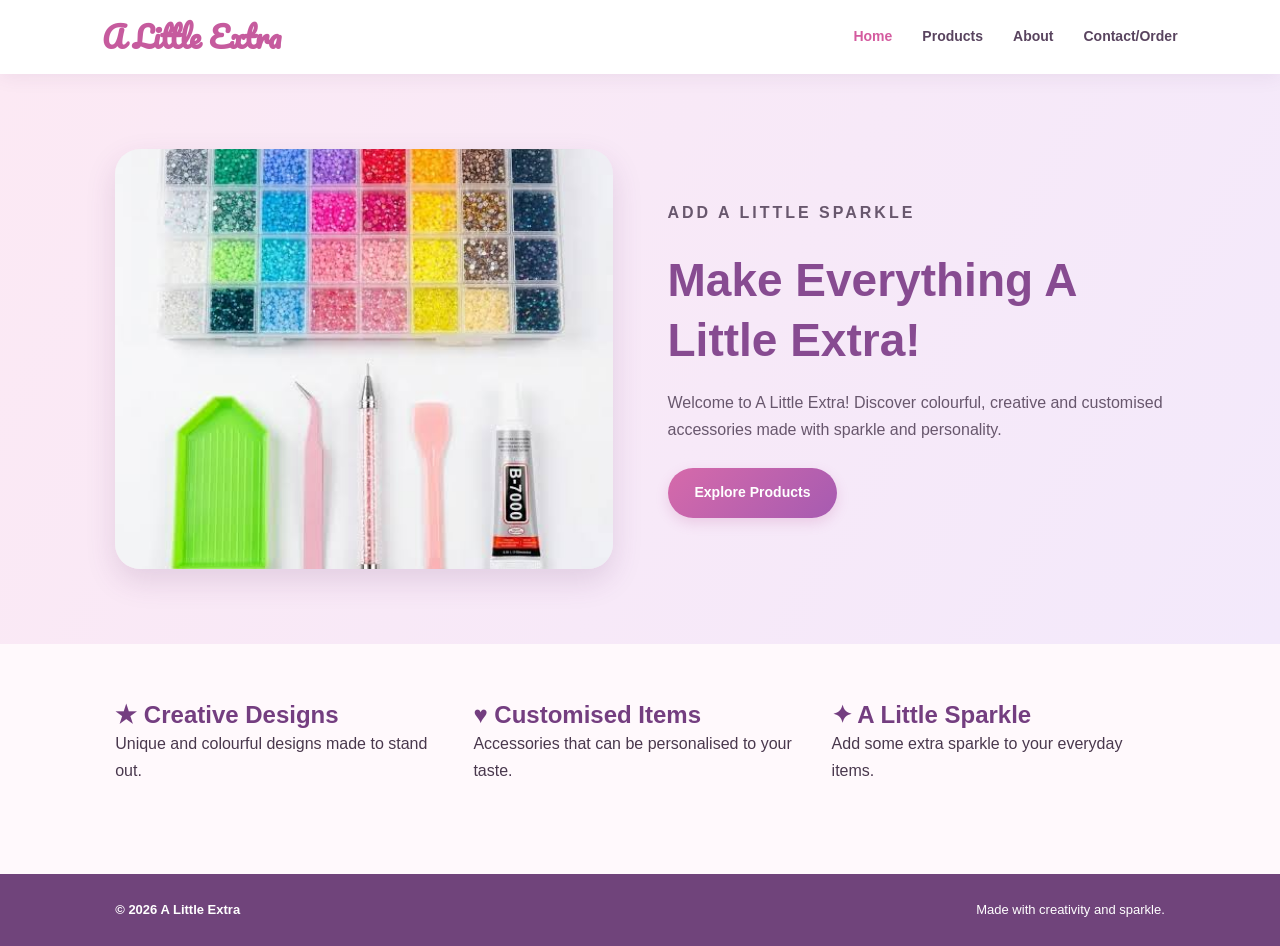
<file: index.html>
<!DOCTYPE html>
<html lang="en">
<head>
    <meta charset="UTF-8">
    <meta name="viewport" content="width=device-width, initial-scale=1.0">
    <title>A Little Extra | Home</title>
    <link rel="stylesheet" href="style.css">
    <link href="https://fonts.googleapis.com/css2?family=Pacifico&display=swap" rel="stylesheet">
</head>

<body>

<header>
    <h2 class="logo">A Little Extra</h2>

    <nav>
        <a href="index.html" class="active">Home</a>
        <a href="products.html">Products</a>
        <a href="about.html">About</a>
        <a href="contact.html">Contact/Order</a>
    </nav>
</header>

<main>
    <section class="hero">

        <img src="images 2/homepage.jpg" alt="Colourful bedazzled accessories">

        <div>
            <p class="eyebrow">ADD A LITTLE SPARKLE</p>
            <h1>Make Everything A Little Extra!</h1>
            <p>
                Welcome to A Little Extra! Discover colourful,
                creative and customised accessories made with
                sparkle and personality.
            </p>

            <a href="products.html" class="button">Explore Products</a>
        </div>

    </section>

    <section class="features">

        <div>
            <h2>★ Creative Designs</h2>
            <p>Unique and colourful designs made to stand out.</p>
        </div>

        <div>
            <h2>♥ Customised Items</h2>
            <p>Accessories that can be personalised to your taste.</p>
        </div>

        <div>
            <h2>✦ A Little Sparkle</h2>
            <p>Add some extra sparkle to your everyday items.</p>
        </div>

    </section>
</main>

<footer>
    <p>© 2026 A Little Extra</p>
    <p>Made with creativity and sparkle.</p>
</footer>

</body>
</html>
</file>
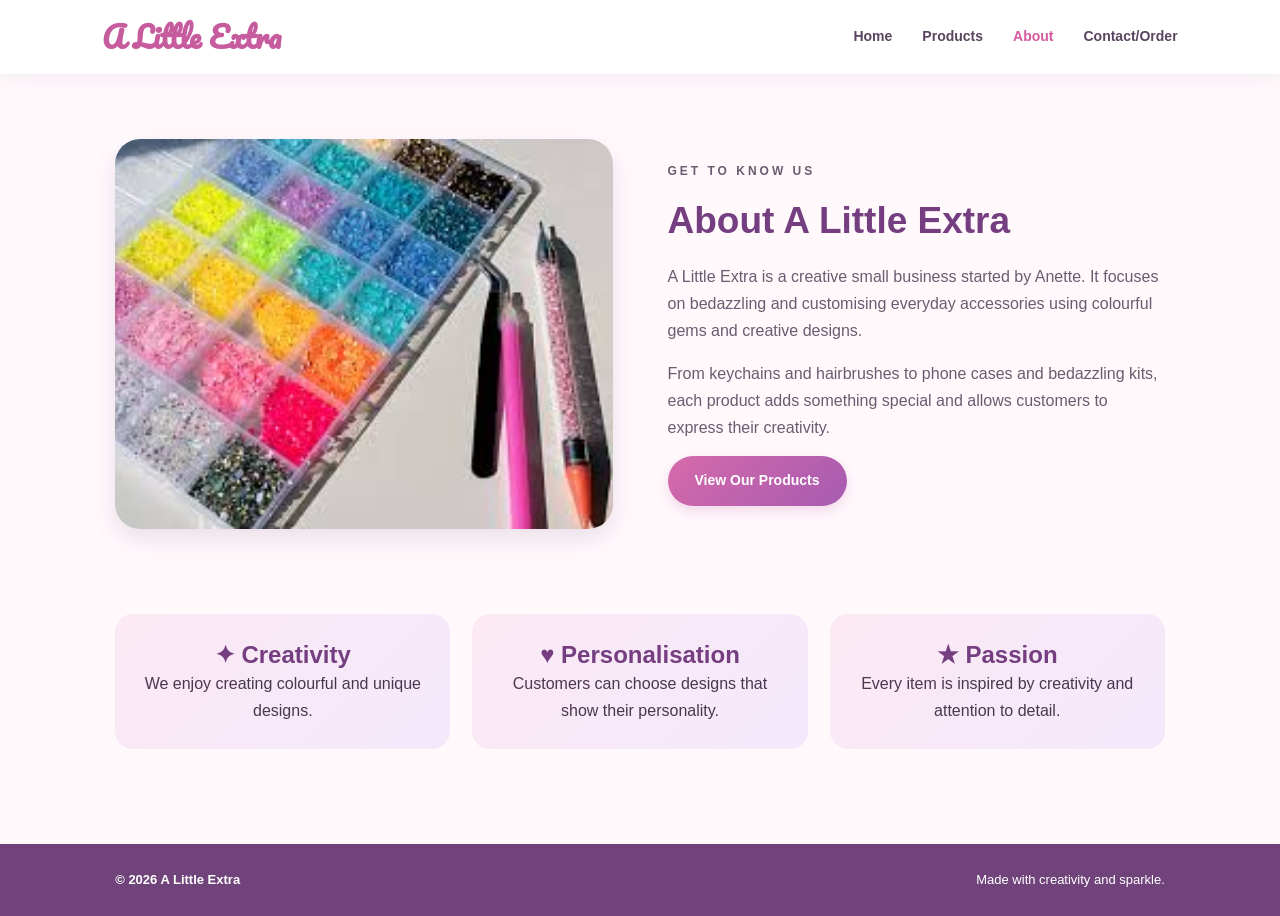
<file: about.html>
<!DOCTYPE html>
<html lang="en">
<head>
    <meta charset="UTF-8">
    <meta name="viewport" content="width=device-width, initial-scale=1.0">
    <title>A Little Extra | About</title>
    <link rel="stylesheet" href="style.css">
    <link href="https://fonts.googleapis.com/css2?family=Pacifico&display=swap" rel="stylesheet">
</head>

<body>

<header>
    <h2 class="logo">A Little Extra</h2>

    <nav>
        <a href="index.html">Home</a>
        <a href="products.html">Products</a>
        <a href="about.html" class="active">About</a>
        <a href="contact.html">Contact/Order</a>
    </nav>
</header>

<main>

    <section class="about">

        <img src="images 2/aboutpage.jpg" alt="A Little Extra creative accessories">

        <div>
            <p class="eyebrow">GET TO KNOW US</p>
            <h1>About A Little Extra</h1>

            <p>
                A Little Extra is a creative small business started
                by Anette. It focuses on bedazzling and customising
                everyday accessories using colourful gems and
                creative designs.
            </p>

            <p>
                From keychains and hairbrushes to phone cases and
                bedazzling kits, each product adds something special
                and allows customers to express their creativity.
            </p>

            <a href="products.html" class="button">View Our Products</a>
        </div>

    </section>

    <section class="about-features">

        <div>
            <h2>✦ Creativity</h2>
            <p>We enjoy creating colourful and unique designs.</p>
        </div>

        <div>
            <h2>♥ Personalisation</h2>
            <p>Customers can choose designs that show their personality.</p>
        </div>

        <div>
            <h2>★ Passion</h2>
            <p>Every item is inspired by creativity and attention to detail.</p>
        </div>

    </section>

</main>

<footer>
    <p>© 2026 A Little Extra</p>
    <p>Made with creativity and sparkle.</p>
</footer>

</body>
</html>
</file>
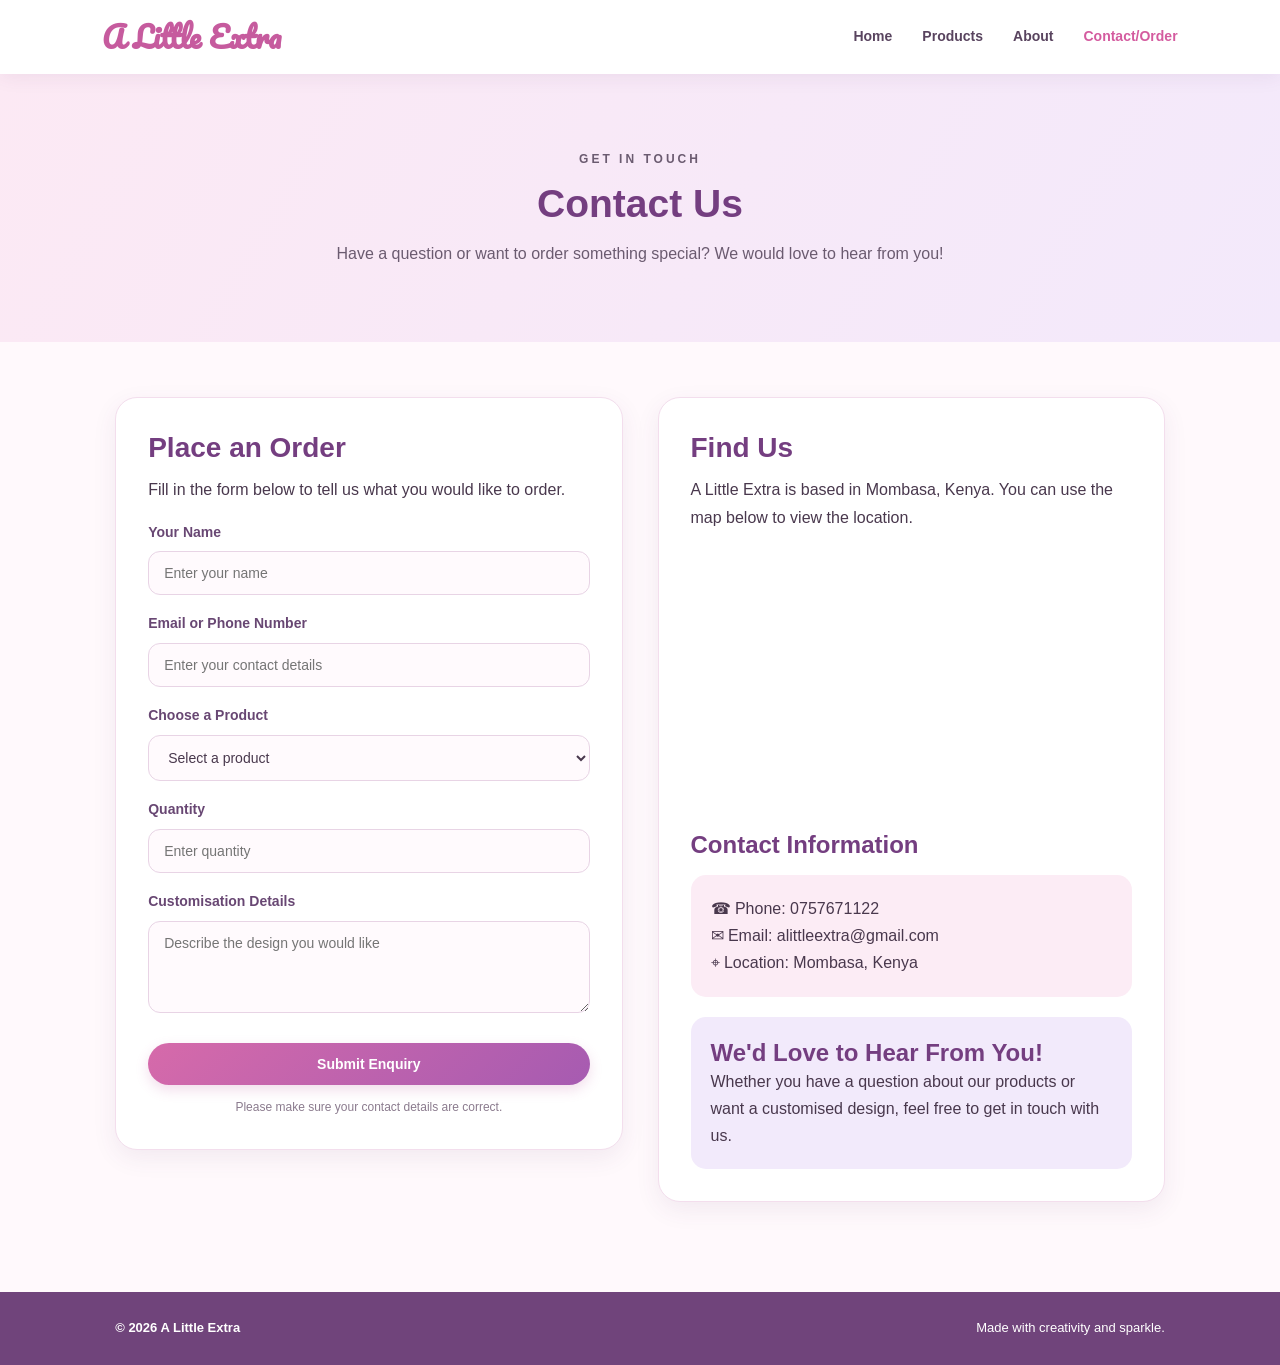
<file: contact.html>
<!DOCTYPE html>
<html lang="en">

<head>
    <meta charset="UTF-8">
    <meta name="viewport" content="width=device-width, initial-scale=1.0">

    <title>A Little Extra | Contact and Order</title>

    <link rel="stylesheet" href="style.css">

    <link href="https://fonts.googleapis.com/css2?family=Pacifico&display=swap" rel="stylesheet">
</head>

<body>

    

    <header>

        <h2 class="logo">A Little Extra</h2>

        <nav>
            <a href="index.html">Home</a>
            <a href="products.html">Products</a>
            <a href="about.html">About</a>
            <a href="contact.html" class="active">Contact/Order</a>
        </nav>

    </header>



    <main>

        <section class="page-heading section">

            <p class="eyebrow">GET IN TOUCH</p>

            <h1>Contact Us</h1>

            <p>
                Have a question or want to order something special?
                We would love to hear from you!
            </p>

        </section>


        <section class="contact">

            

            <div class="contact-form">

                <h1>Place an Order</h1>

                <p>
                    Fill in the form below to tell us what
                    you would like to order.
                </p>

                <form action="#" method="post">

                    <label for="name">Your Name</label>

                    <input
                        type="text"
                        id="name"
                        name="name"
                        placeholder="Enter your name"
                        required
                    >


                    <label for="contact">Email or Phone Number</label>

                    <input
                        type="text"
                        id="contact"
                        name="contact"
                        placeholder="Enter your contact details"
                        required
                    >


                    <label for="product">Choose a Product</label>

                    <select id="product" name="product" required>

                        <option value="">Select a product</option>

                        <option>Bedazzling Kit</option>
                        <option>Custom Keychain</option>
                        <option>Bedazzled Hairbrush</option>
                        <option>Custom Phone Case</option>
                        <option>Mini Bedazzling Kit</option>
                        <option>Custom Accessory</option>

                    </select>


                    <label for="quantity">Quantity</label>

                    <input
                        type="number"
                        id="quantity"
                        name="quantity"
                        min="1"
                        placeholder="Enter quantity"
                        required
                    >


                    <label for="message">Customisation Details</label>

                    <textarea
                        id="message"
                        name="message"
                        placeholder="Describe the design you would like"
                        rows="4"
                    ></textarea>


                    <button type="submit" class="button">
                        Submit Enquiry
                    </button>

                    <p class="small">
                        Please make sure your contact details are correct.
                    </p>

                </form>

            </div>


            

            <div class="contact-info">

                <h1>Find Us</h1>

                <p>
                    A Little Extra is based in Mombasa, Kenya.
                    You can use the map below to view the location.
                </p>


                

                <iframe
                    src="https://www.google.com/maps?q=Mombasa,+Kenya&output=embed"
                    width="100%"
                    height="250"
                    style="border:0; border-radius:16px;"
                    allowfullscreen=""
                    loading="lazy">
                </iframe>


                

                <h2>Contact Information</h2>

                <div class="contact-details">

                    <p>☎ Phone: 0757671122</p>

                    <p>✉ Email: alittleextra@gmail.com</p>

                    <p>⌖ Location: Mombasa, Kenya</p>

                </div>


                <div class="contact-message">

                    <h2>We'd Love to Hear From You!</h2>

                    <p>
                        Whether you have a question about our products
                        or want a customised design, feel free to get
                        in touch with us.
                    </p>

                </div>

            </div>

        </section>

    </main>


    

    <footer>

        <p>© 2026 A Little Extra</p>

        <p>Made with creativity and sparkle.</p>

    </footer>

</body>

</html>
</file>
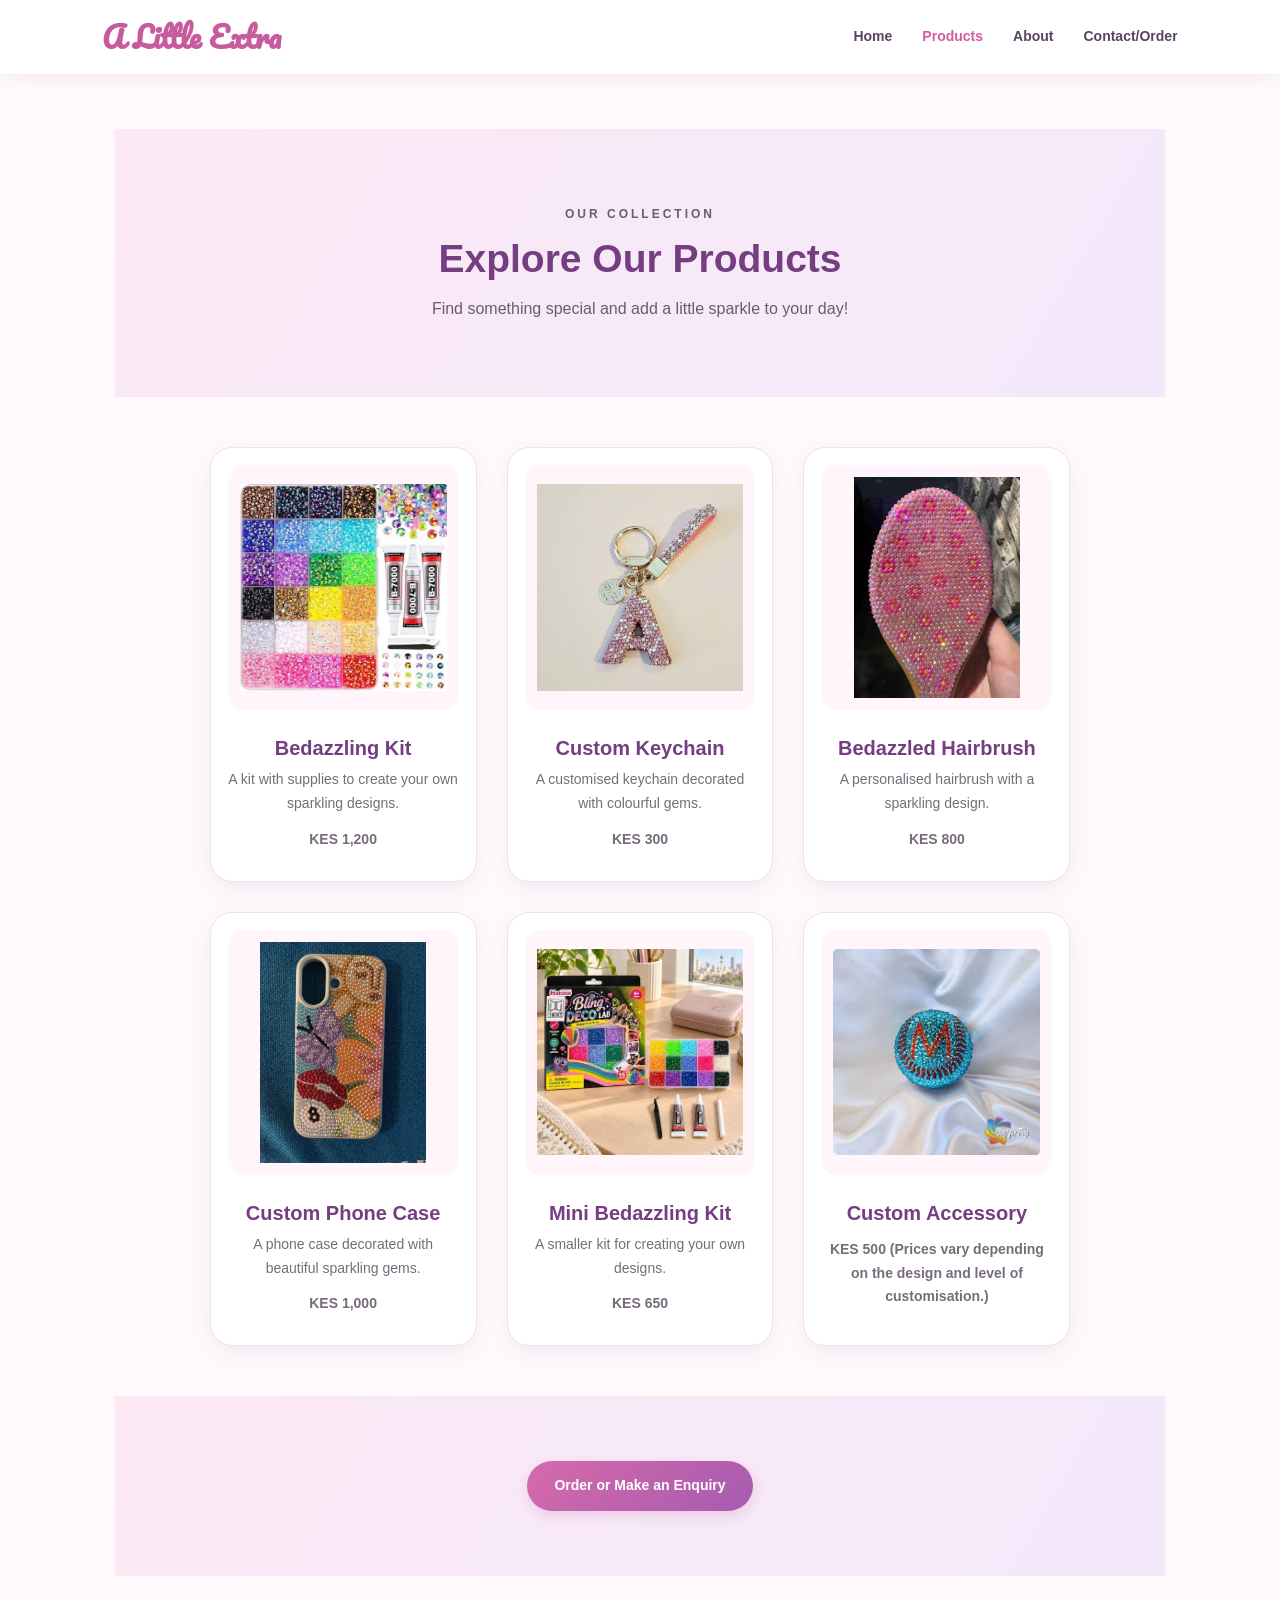
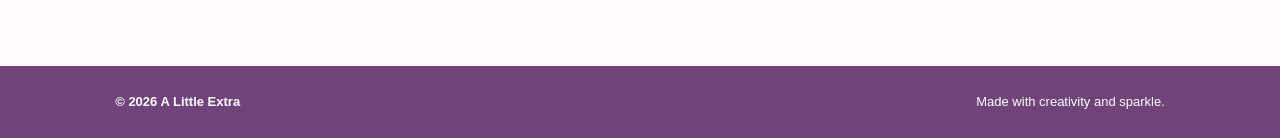
<file: products.html>
<!DOCTYPE html>
<html lang="en">
<head>
    <meta charset="UTF-8">
    <meta name="viewport" content="width=device-width, initial-scale=1.0">
    <title>A Little Extra | Products</title>
    <link rel="stylesheet" href="style.css">
    <link href="https://fonts.googleapis.com/css2?family=Pacifico&display=swap" rel="stylesheet">
</head>

<body>

<header>
    <h2 class="logo">A Little Extra</h2>

    <nav>
        <a href="index.html">Home</a>
        <a href="products.html" class="active">Products</a>
        <a href="about.html">About</a>
        <a href="contact.html">Contact/Order</a>
    </nav>
</header>

<main class="section">

    <div class="page-heading">
        <p class="eyebrow">OUR COLLECTION</p>
        <h1>Explore Our Products</h1>
        <p>Find something special and add a little sparkle to your day!</p>
    </div>

    <section class="product-grid">

        <div class="product-card">
            <img src="images 2/bedazzlingkit.jpg" alt="Bedazzling kit">
            <h2>Bedazzling Kit</h2>
            <p>A kit with supplies to create your own sparkling designs.</p>
            <p class="price">KES 1,200</p>
        </div>

        <div class="product-card">
            <img src="images 2/keychain.jpg" alt="Bedazzled keychain">
            <h2>Custom Keychain</h2>
            <p>A customised keychain decorated with colourful gems.</p>
            <p class="price">KES 300</p>
        </div>

        <div class="product-card">
            <img src="images 2/bedazzledhairbrush.jpg" alt="Bedazzled hairbrush">
            <h2>Bedazzled Hairbrush</h2>
            <p>A personalised hairbrush with a sparkling design.</p>
            <p class="price">KES 800</p>
        </div>

        <div class="product-card">
            <img src="images 2/bedazzledphonecase.jpg" alt="Bedazzled phone case">
            <h2>Custom Phone Case</h2>
            <p>A phone case decorated with beautiful sparkling gems.</p>
            <p class="price">KES 1,000</p>
        </div>

        <div class="product-card">
            <img src="images 2/minibedazzlingkit.jpg" alt="Mini bedazzling kit">
            <h2>Mini Bedazzling Kit</h2>
            <p>A smaller kit for creating your own designs.</p>
            <p class="price">KES 650</p>
        </div>

        <div class="product-card">
            <img src="images 2/customitem.jpg" alt="Custom bedazzled accessory">
            <h2>Custom Accessory</h2>
            <p class="price">KES 500
                (Prices vary depending on the design and level of customisation.)</p>

        </div>

    </section>

    <div class="page-heading">
        <a href="contact.html" class="button">Order or Make an Enquiry</a>
    </div>

</main>

<footer>
    <p>© 2026 A Little Extra</p>
    <p>Made with creativity and sparkle.</p>
</footer>

</body>
</html>
</file>
<file: style.css>
* {
    box-sizing: border-box;
    margin: 0;
    padding: 0;
}

html {
    scroll-behavior: smooth;
}

body {
    background-color: #fff9fc;
    color: #49384d;
    font-family: Arial, sans-serif;
    line-height: 1.7;
}

h1, h2, h3 {
    color: #743e80;
    line-height: 1.3;
}

img {
    max-width: 100%;
}



header {
    display: flex;
    justify-content: space-between;
    align-items: center;
    padding: 18px 8%;
    background-color: #ffffff;
    box-shadow: 0 3px 18px rgba(90, 45, 100, 0.08);
    position: relative;
    z-index: 10;
}

.logo {
    font-family: 'Pacifico', cursive;
    font-size: 29px;
    color: #c65b9e;
}

nav {
    display: flex;
    align-items: center;
    gap: 30px;
}

nav a {
    text-decoration: none;
    color: #59445f;
    font-size: 14px;
    font-weight: bold;
    transition: 0.3s;
}

nav a:hover,
nav a.active {
    color: #d45b9f;
}



.button,
button {
    display: inline-block;
    padding: 13px 27px;
    background: linear-gradient(135deg, #d66aaa, #a65bb1);
    color: white;
    text-decoration: none;
    border: none;
    border-radius: 30px;
    font-weight: bold;
    font-size: 14px;
    cursor: pointer;
    box-shadow: 0 5px 13px rgba(190, 85, 155, 0.2);
    transition: 0.3s;
}

.button:hover,
button:hover {
    transform: translateY(-3px);
    box-shadow: 0 8px 18px rgba(190, 85, 155, 0.3);
}



.hero {
    display: grid;
    grid-template-columns: 1fr 1fr;
    align-items: center;
    gap: 55px;
    padding: 75px 9%;
    background: linear-gradient(120deg, #fce9f4, #f3e9fb);
}

.hero img {
    width: 100%;
    height: 420px;
    object-fit: cover;
    border-radius: 25px;
    box-shadow: 0 12px 30px rgba(100, 50, 110, 0.15);
}

.hero h1 {
    font-size: 46px;
    margin: 12px 0 18px;
    color: #874b91;
}

.hero p {
    font-size: 16px;
    margin-bottom: 25px;
    color: #68576d;
}

.eyebrow {
    color: #c65b9e;
    font-size: 12px;
    font-weight: bold;
    letter-spacing: 3px;
}



.section {
    padding: 55px 9%;
}

.page-heading {
    text-align: center;
    padding: 65px 9%;
    background: linear-gradient(120deg, #fce9f4, #f3e9fb);
}

.page-heading h1 {
    font-size: 39px;
    margin: 10px 0;
}

.page-heading p {
    max-width: 650px;
    margin: 10px auto;
    color: #6b5b70;
}


.features {
    display: grid;
    grid-template-columns: repeat(3, 1fr);
    gap: 25px;
    padding: 55px 9%;
}

.feature-card {
    background-color: white;
    padding: 30px 24px;
    text-align: center;
    border-radius: 20px;
    border: 1px solid #f5dfed;
    box-shadow: 0 7px 22px rgba(90, 45, 100, 0.07);
    transition: 0.3s;
}

.feature-card:hover {
    transform: translateY(-6px);
    box-shadow: 0 12px 25px rgba(90, 45, 100, 0.12);
}

.feature-card h3 {
    color: #bd5798;
    margin-bottom: 10px;
}



.product-grid {
    display: grid;
    grid-template-columns: repeat(3, 1fr);
    gap: 30px;
    padding: 50px 9%;
}

.product-card {
    background-color: white;
    border-radius: 22px;
    padding: 17px;
    text-align: center;
    border: 1px solid #f3deed;
    box-shadow: 0 7px 22px rgba(90, 45, 100, 0.07);
    transition: 0.3s;
}

.product-card:hover {
    transform: translateY(-7px);
    box-shadow: 0 13px 28px rgba(90, 45, 100, 0.13);
}

.product-card img {
    width: 100%;
    height: 245px;
    object-fit: contain;
    padding: 12px;
    background-color: #fff5fb;
    border-radius: 16px;
}

.product-card h2 {
    font-size: 20px;
    margin: 17px 0 7px;
}

.product-card p {
    color: #786b7b;
    font-size: 14px;
}

.price {
    display: block;
    color: #c25496;
    font-size: 19px;
    font-weight: bold;
    margin: 12px 0;
}



.about {
    display: grid;
    grid-template-columns: 1fr 1fr;
    align-items: center;
    gap: 55px;
    padding: 65px 9%;
}

.about img {
    width: 100%;
    height: 390px;
    object-fit: cover;
    border-radius: 25px;
    box-shadow: 0 10px 25px rgba(90, 45, 100, 0.12);
}

.about h1 {
    font-size: 37px;
    margin-bottom: 18px;
}

.about p {
    color: #6b5b70;
    margin-bottom: 15px;
}

.about-features {
    display: grid;
    grid-template-columns: repeat(3, 1fr);
    gap: 22px;
    padding: 20px 9% 60px;
}

.about-features div {
    background: linear-gradient(135deg, #fce9f4, #f3e9fb);
    padding: 25px;
    border-radius: 18px;
    text-align: center;
}

.about-features h3 {
    margin-bottom: 8px;
}


.contact {
    display: grid;
    grid-template-columns: 1fr 1fr;
    gap: 35px;
    padding: 55px 9%;
    align-items: start;
}

.contact-form,
.contact-info {
    background-color: white;
    padding: 32px;
    border-radius: 22px;
    border: 1px solid #f3deed;
    box-shadow: 0 8px 25px rgba(90, 45, 100, 0.08);
}

.contact-form h1,
.contact-info h1 {
    font-size: 28px;
    margin-bottom: 10px;
}

.contact-form label {
    display: block;
    margin: 17px 0 7px;
    font-size: 14px;
    font-weight: bold;
    color: #684773;
}

.contact-form input,
.contact-form select,
.contact-form textarea {
    width: 100%;
    padding: 13px 15px;
    border: 1px solid #e8d4e5;
    border-radius: 12px;
    background-color: #fffafd;
    color: #49384d;
    font-family: Arial, sans-serif;
    font-size: 14px;
    transition: 0.3s;
}

.contact-form input:focus,
.contact-form select:focus,
.contact-form textarea:focus {
    outline: none;
    border-color: #c65b9e;
    box-shadow: 0 0 0 3px rgba(198, 91, 158, 0.1);
}

.contact-form textarea {
    resize: vertical;
}

.contact-form button {
    width: 100%;
    margin-top: 22px;
}

.small {
    text-align: center;
    color: #8b7b8e;
    font-size: 12px;
    margin-top: 12px;
}

.contact-info iframe {
    width: 100%;
    height: 260px;
    border: none;
    border-radius: 17px;
    margin: 15px 0;
}

.contact-details {
    background-color: #fcecf5;
    padding: 20px;
    border-radius: 15px;
    margin-top: 15px;
}

.contact-message {
    background-color: #f2eafb;
    padding: 20px;
    border-radius: 15px;
    margin-top: 20px;
}



footer {
    display: flex;
    justify-content: space-between;
    align-items: center;
    padding: 25px 9%;
    background-color: #70447b;
    color: white;
    margin-top: 35px;
}

footer p {
    margin: 0;
    font-size: 13px;
}

footer p:first-child {
    font-weight: bold;
}



@media screen and (max-width: 850px) {

    header {
        flex-direction: column;
        gap: 15px;
    }

    .hero,
    .about,
    .contact {
        grid-template-columns: 1fr;
    }

    .hero {
        text-align: center;
    }

    .hero img {
        height: 350px;
    }

    .product-grid {
        grid-template-columns: repeat(2, 1fr);
    }

    .features,
    .about-features {
        grid-template-columns: repeat(2, 1fr);
    }
}



@media screen and (max-width: 550px) {

    nav {
        flex-wrap: wrap;
        justify-content: center;
        gap: 14px;
    }

    nav a {
        font-size: 13px;
    }

    .hero {
        padding: 45px 7%;
    }

    .hero h1 {
        font-size: 34px;
    }

    .hero img {
        height: 270px;
    }

    .page-heading h1 {
        font-size: 31px;
    }

    .features,
    .about-features,
    .product-grid {
        grid-template-columns: 1fr;
        padding-left: 7%;
        padding-right: 7%;
    }

    .about,
    .contact {
        padding: 40px 7%;
    }

    .contact-form,
    .contact-info {
        padding: 22px;
    }

    footer {
        flex-direction: column;
        text-align: center;
        gap: 8px;
    }
}
</file>
